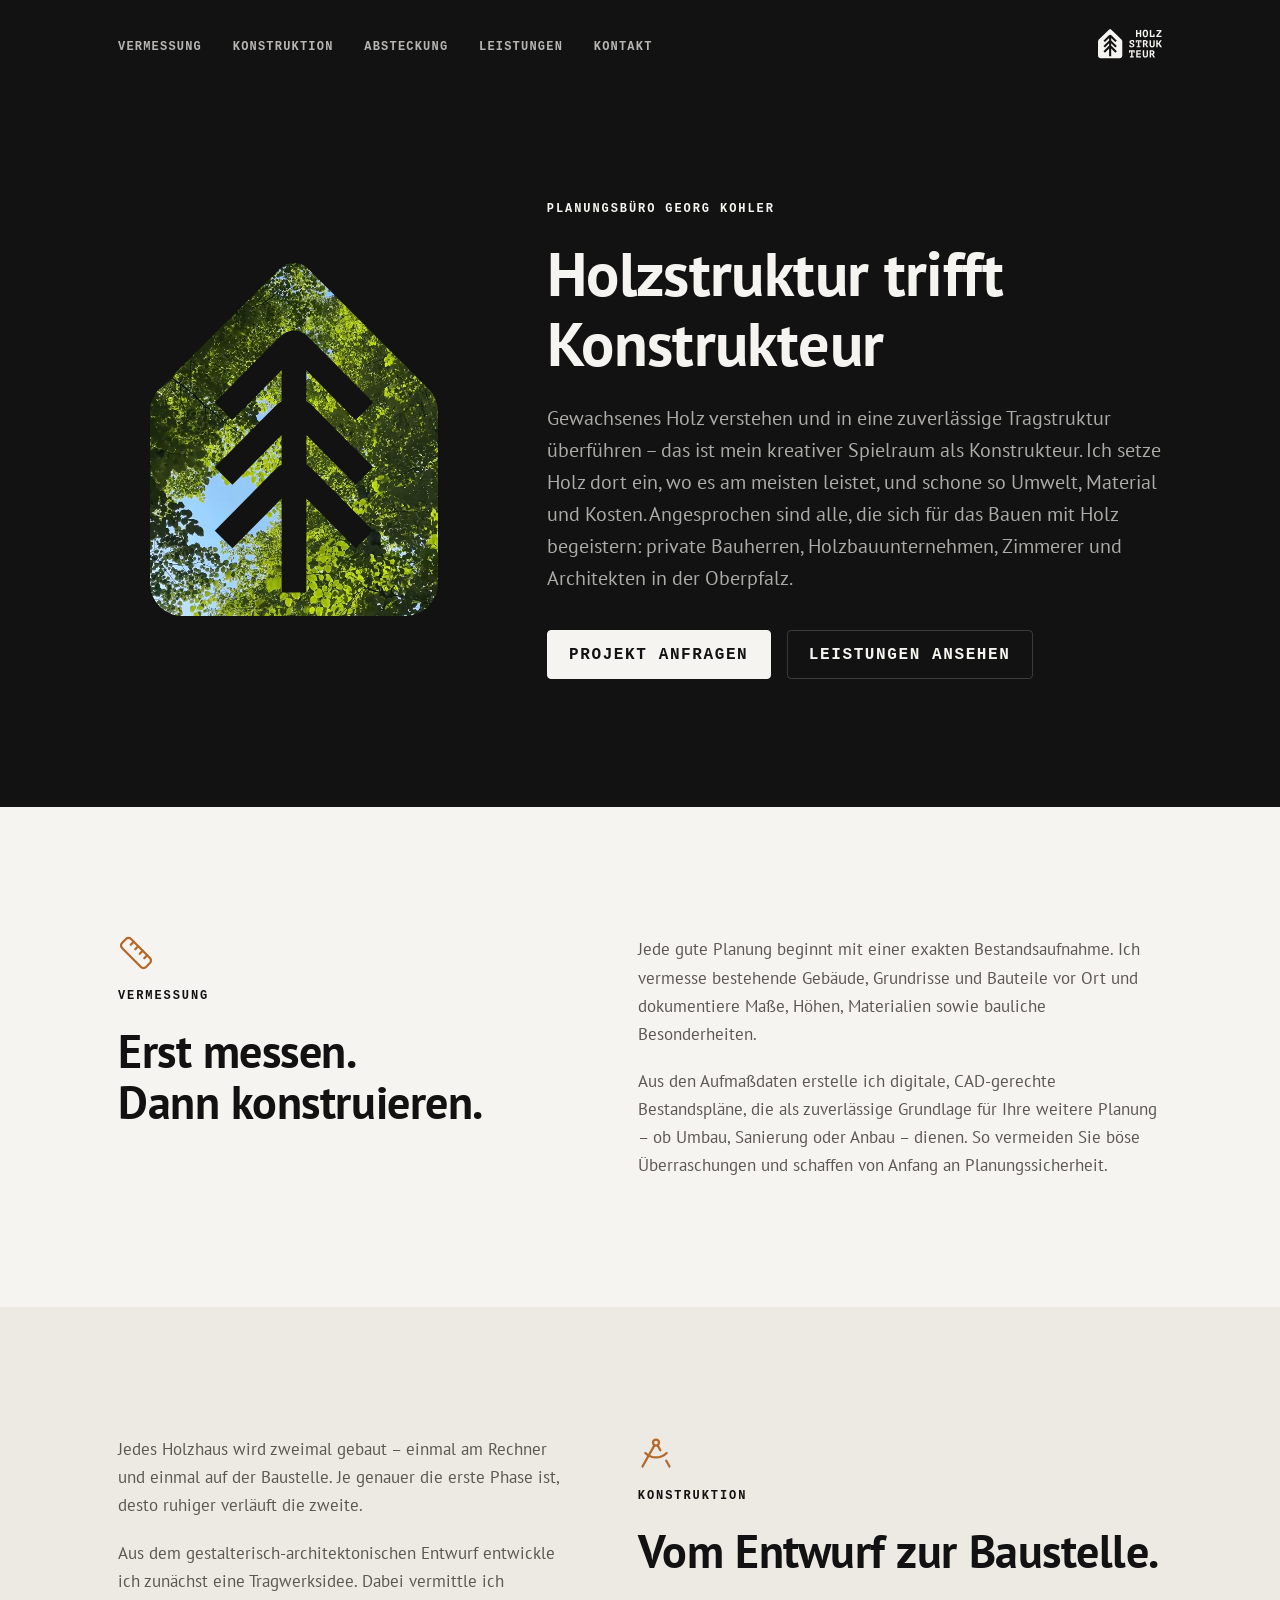
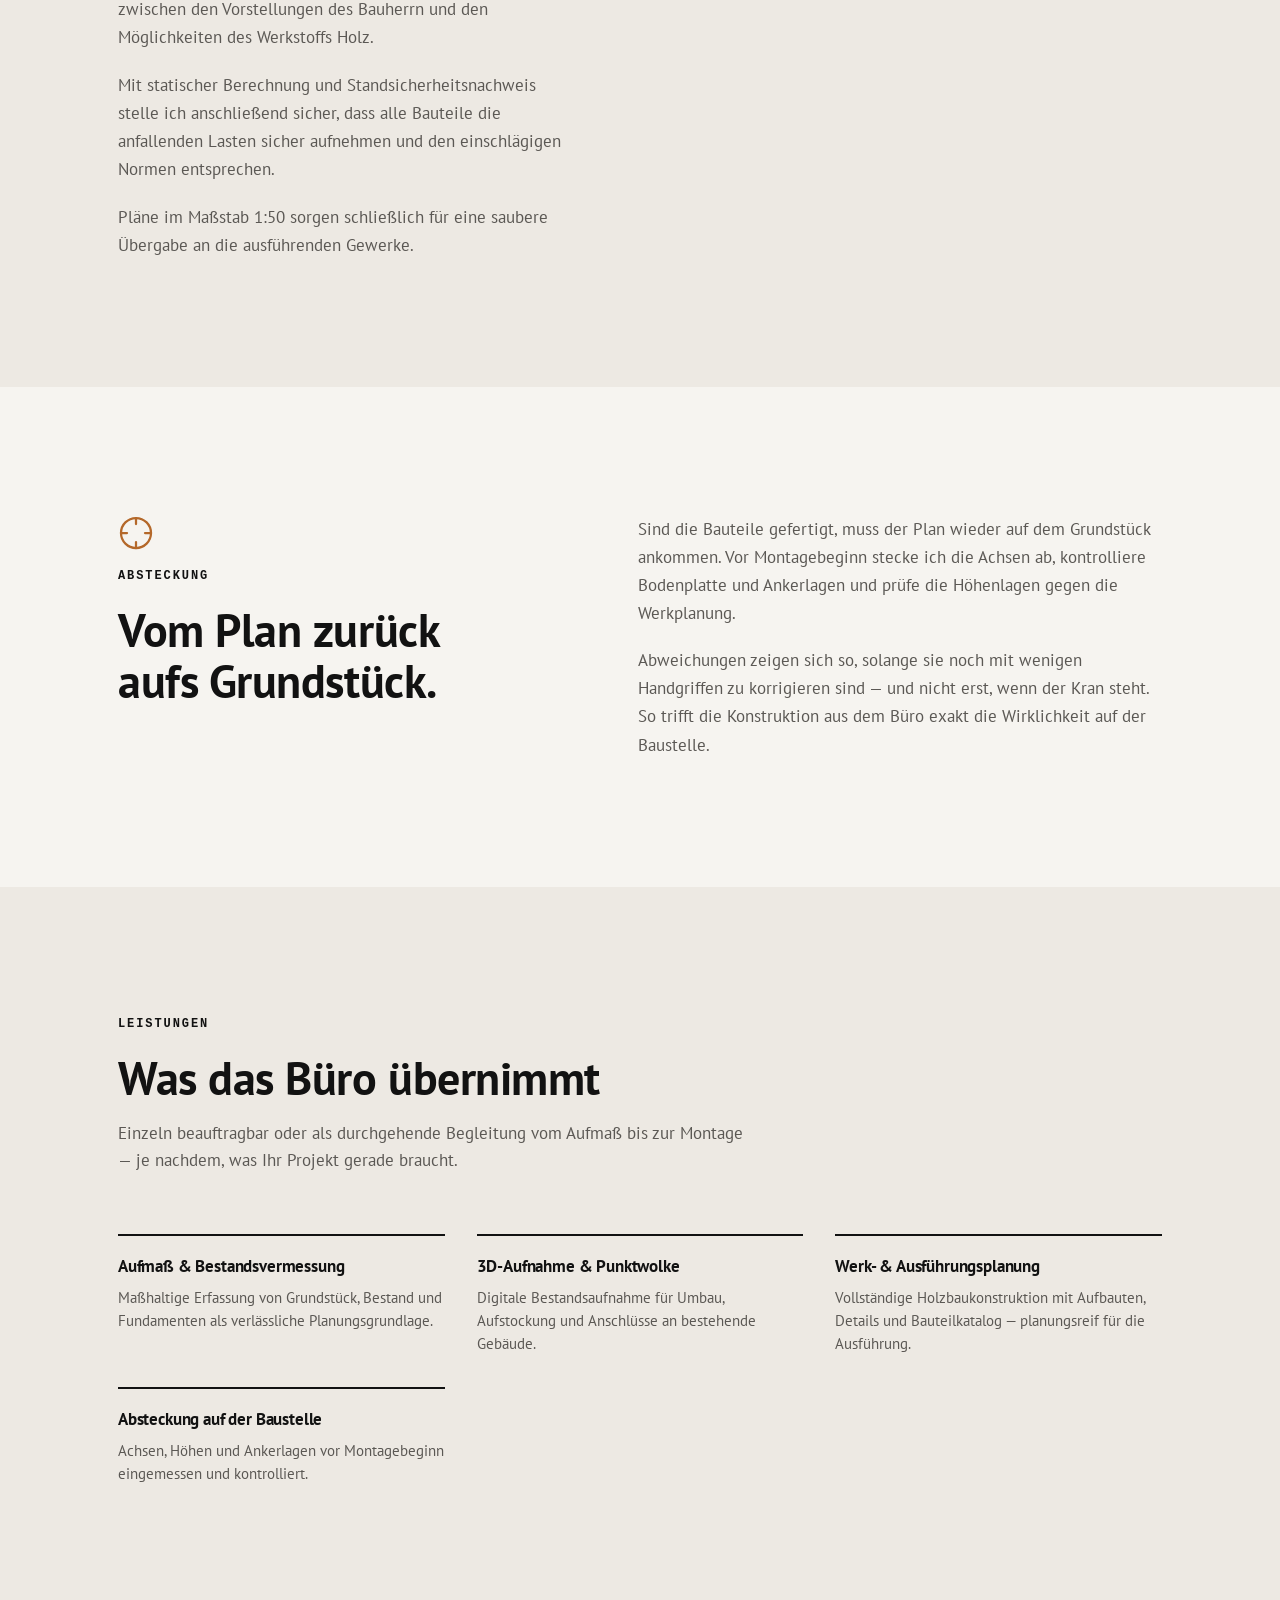
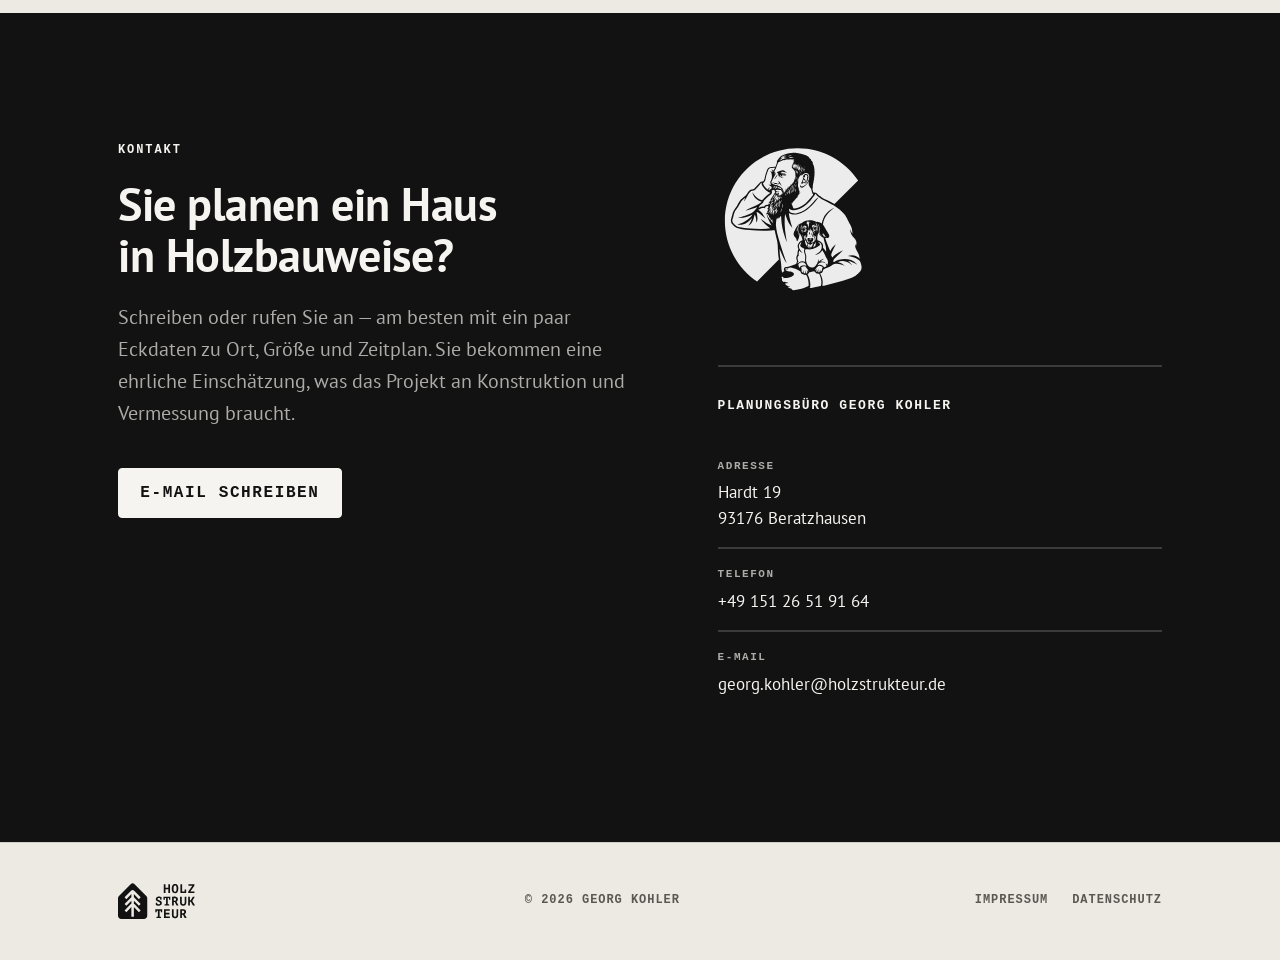
<file: index.html>
<!doctype html>
<html lang="de">
<head>
<meta charset="utf-8">
<meta name="viewport" content="width=device-width, initial-scale=1">

<title>Holzbau-Konstruktion & Vermessung | Holzstrukteur Beratzhausen, Regensburg</title>
<meta name="description" content="Planungsbüro Georg Kohler: Konstruktion und Vermessung für Häuser in Holzbauweise. Werkplanung, Aufmaß und Absteckung.">
<meta name="author" content="Georg Kohler">
<link rel="canonical" href="https://holzstrukteur.de/">

<meta property="og:type" content="website">
<meta property="og:locale" content="de_DE">
<meta property="og:site_name" content="Holzstrukteur">
<meta property="og:title" content="Holzstrukteur — Konstruktion & Vermessung für den Holzbau">
<meta property="og:description" content="Planungsbüro Georg Kohler: Konstruktion und Vermessung für Häuser in Holzbauweise. Werkplanung, Aufmaß und Absteckung.">
<meta property="og:url" content="https://holzstrukteur.de/">
<meta property="og:image" content="https://holzstrukteur.de/assets/og-image.png">
<meta property="og:image:width" content="1200">
<meta property="og:image:height" content="630">
<meta property="og:image:alt" content="Logo Holzstrukteur — Planungsbüro Georg Kohler">
<meta name="twitter:card" content="summary_large_image">

<link rel="icon" href="assets/favicon.svg" type="image/svg+xml">
<link rel="apple-touch-icon" href="assets/apple-touch-icon.png">
<meta name="theme-color" content="#121212">

<link rel="preconnect" href="https://fonts.googleapis.com">
<link rel="preconnect" href="https://fonts.gstatic.com" crossorigin>
<link rel="stylesheet" href="https://fonts.googleapis.com/css2?family=PT+Mono&family=PT+Sans:ital,wght@0,400;0,700;1,400&display=swap">
<link rel="stylesheet" href="styles.css">
</head>

<body>
<a class="skip-link" href="#hauptinhalt">Zum Inhalt springen</a>

<header class="site-header" id="seitenkopf">
  <div class="wrap site-header__inner">

    <button class="nav-toggle" type="button" aria-expanded="false" aria-controls="hauptnavigation">
      <span class="nav-toggle__bars" aria-hidden="true"><span></span><span></span><span></span></span>
      <span class="nav-toggle__label">Menü</span>
    </button>

    <nav class="nav" id="hauptnavigation" aria-label="Hauptnavigation">
      <ul>
        <li><a href="#vermessung">Vermessung</a></li>
        <li><a href="#konstruktion">Konstruktion</a></li>
        <li><a href="#absteckung">Absteckung</a></li>
        <li><a href="#leistungen">Leistungen</a></li>
        <li><a href="#kontakt" class="nav__cta">Kontakt</a></li>
      </ul>
    </nav>

        <a class="brand" href="#top" aria-label="Holzstrukteur — Startseite">
      <img src="assets/logo-white.svg" alt="" width="1942" height="640">
    </a>
  </div>
</header>

<main id="hauptinhalt">

  <!-- ── Hero ────────────────────────────────────────────────────────────── -->
  <section class="section section--dark hero" id="top">
    <div class="wrap hero__inner">

      <figure class="keyvisual" aria-hidden="true">
        <!--
          Beide Dateien enthalten den Clip als Palindrom: 7,8 s vorwärts (die
          erste Hälfte des Originals), dann dieselben Bilder rückwärts, ohne
          die Wendebilder doppelt. Dadurch genügt das normale loop-Attribut
          für einen nahtlosen Vor-Zurück-Lauf, ganz ohne JavaScript.

          WebM/VP9 steht zuerst und wird von allen aktuellen Browsern genommen;
          das MP4 bedient ältere Safari-Versionen. Beide entstehen direkt aus
          dem 4K-Master 14558333_2160_3840_29fps.mp4, nicht aus einer bereits
          komprimierten Zwischenstufe — sonst verlieren VP9 und AV1 ihren
          Vorsprung, weil sie Bits für die Artefakte der Vorstufe ausgeben.

            M=14558333_2160_3840_29fps.mp4
            FC="[0:v]crop=2160:2646:0:597,scale=640:784,fps=25,\
                trim=start_frame=0:end_frame=196,setpts=PTS-STARTPTS,split[a][b];\
                [b]reverse,trim=start_frame=1:end_frame=195,\
                setpts=PTS-STARTPTS[r];[a][r]concat=n=2:v=1[v]"

            ffmpeg -i $M -filter_complex "$FC" -map "[v]" -an \
              -c:v libx264 -preset veryslow -crf 30 -pix_fmt yuv420p \
              -movflags +faststart keyvisual.mp4

            ffmpeg -i $M -filter_complex "$FC" -map "[v]" -an -c:v libvpx-vp9 \
              -b:v 1100k -pass 1 -row-mt 1 -deadline good -cpu-used 4 \
              -auto-alt-ref 1 -lag-in-frames 25 -g 240 -f null /dev/null
            ffmpeg -i $M -filter_complex "$FC" -map "[v]" -an -c:v libvpx-vp9 \
              -b:v 1100k -pass 2 -row-mt 1 -deadline good -cpu-used 0 \
              -auto-alt-ref 1 -lag-in-frames 25 -g 240 -pix_fmt yuv420p \
              keyvisual.webm

          end_frame=196 ist die halbe Cliplänge (393 Bilder bei 25 fps); die
          Rückwärtshälfte lässt Anfang und Ende weg, sonst steht das Bild am
          Wendepunkt und am Loop-Sprung je zwei Bilder lang still.
        -->
        <video class="keyvisual__media" autoplay muted loop playsinline
               preload="metadata" width="640" height="784"
               poster="assets/keyvisual-poster.jpg">
          <source src="assets/keyvisual.webm" type="video/webm">
          <source src="assets/keyvisual.mp4" type="video/mp4">
        </video>
      </figure>

      <div class="hero__text">
        <p class="kicker">Planungsbüro Georg Kohler</p>
        <!-- <h1>Konstruktion &amp; Vermessung<br>für den Holzbau</h1> -->
        <h1>Holzstruktur trifft Konstrukteur</h1>

        <p class="lead">
          Gewachsenes Holz verstehen und in eine zuverlässige Tragstruktur überführen – das ist mein kreativer Spielraum als Konstrukteur. Ich setze Holz dort ein, wo es am meisten leistet, und schone so Umwelt, Material und Kosten. Angesprochen sind alle, die sich für das Bauen mit Holz begeistern: private Bauherren, Holzbauunternehmen, Zimmerer und Architekten in der Oberpfalz.
        </p>
        <p class="hero__actions">
          <a class="btn btn--primary" href="#kontakt">Projekt anfragen</a>
          <a class="btn btn--ghost" href="#leistungen">Leistungen ansehen</a>
        </p>
      </div>
    </div>
  </section>

  <!-- ── 01 Vermessung ───────────────────────────────────────────────────── -->
  <section class="section split" id="vermessung">
    <div class="wrap split__inner">
      <div class="split__head">
        <!-- Lucide „ruler“ (ISC) -->
        <svg class="split__icon" viewBox="0 0 24 24" fill="none" stroke="currentColor"
             stroke-width="1.5" stroke-linecap="round" stroke-linejoin="round" aria-hidden="true">
          <path d="M21.3 15.3a2.4 2.4 0 0 1 0 3.4l-2.6 2.6a2.4 2.4 0 0 1-3.4 0L2.7 8.7a2.41 2.41 0 0 1 0-3.4l2.6-2.6a2.41 2.41 0 0 1 3.4 0Z"/>
          <path d="m14.5 12.5 2-2"/>
          <path d="m11.5 9.5 2-2"/>
          <path d="m8.5 6.5 2-2"/>
          <path d="m17.5 15.5 2-2"/>
        </svg>
        <p class="kicker">Vermessung</p>
        <h2>Erst messen.<br>Dann konstruieren.</h2>
      </div>
      <div class="split__body">
        <p>
          Jede gute Planung beginnt mit einer exakten Bestandsaufnahme. Ich vermesse bestehende Gebäude, Grundrisse und Bauteile vor Ort und dokumentiere Maße, Höhen, Materialien sowie bauliche Besonderheiten.
        </p>
        <p>
          Aus den Aufmaßdaten erstelle ich digitale, CAD-gerechte Bestandspläne, die als zuverlässige Grundlage für Ihre weitere Planung – ob Umbau, Sanierung oder Anbau – dienen. So vermeiden Sie böse Überraschungen und schaffen von Anfang an Planungssicherheit.
        </p>
      </div>
    </div>
  </section>

  <!-- ── 02 Konstruktion ─────────────────────────────────────────────────── -->
  <section class="section section--alt split split--reverse" id="konstruktion">
    <div class="wrap split__inner">
      <div class="split__head">
        <!-- Lucide „drafting-compass“ (ISC) -->
        <svg class="split__icon" viewBox="0 0 24 24" fill="none" stroke="currentColor"
             stroke-width="1.5" stroke-linecap="round" stroke-linejoin="round" aria-hidden="true">
          <path d="m12.99 6.74 1.93 3.44"/>
          <path d="M19.136 12a10 10 0 0 1-14.271 0"/>
          <path d="m21 21-2.16-3.84"/>
          <path d="m3 21 8.02-14.26"/>
          <circle cx="12" cy="5" r="2"/>
        </svg>
        <p class="kicker">Konstruktion</p>
        <h2>Vom Entwurf zur Baustelle.</h2>
      </div>
      <div class="split__body">
        <p>
          Jedes Holzhaus wird zweimal gebaut – einmal am Rechner und einmal auf der Baustelle. Je genauer die erste Phase ist, desto ruhiger verläuft die zweite. 
        </p>
        <p>
          Aus dem gestalterisch-architektonischen Entwurf entwickle ich zunächst eine Tragwerksidee. Dabei vermittle ich zwischen den Vorstellungen des Bauherrn und den Möglichkeiten des Werkstoffs Holz.
        </p>
        <p>
          Mit statischer Berechnung und Standsicherheitsnachweis stelle ich anschließend sicher, dass alle Bauteile die anfallenden Lasten sicher aufnehmen und den einschlägigen Normen entsprechen.
        </p>
        <p>
          Pläne im Maßstab 1:50 sorgen schließlich für eine saubere Übergabe an die ausführenden Gewerke.
        </p>
      </div>
    </div>
  </section>

  <!-- ── 03 Absteckung ───────────────────────────────────────────────────── -->
  <section class="section split" id="absteckung">
    <div class="wrap split__inner">
      <div class="split__head">
        <!-- Lucide „crosshair“ (ISC) -->
        <svg class="split__icon" viewBox="0 0 24 24" fill="none" stroke="currentColor"
             stroke-width="1.5" stroke-linecap="round" stroke-linejoin="round" aria-hidden="true">
          <circle cx="12" cy="12" r="10"/>
          <line x1="22" x2="18" y1="12" y2="12"/>
          <line x1="6" x2="2" y1="12" y2="12"/>
          <line x1="12" x2="12" y1="6" y2="2"/>
          <line x1="12" x2="12" y1="22" y2="18"/>
        </svg>
        <p class="kicker">Absteckung</p>
        <h2>Vom Plan zurück<br>aufs Grundstück.</h2>
      </div>
      <div class="split__body">
        <p>
          Sind die Bauteile gefertigt, muss der Plan wieder auf dem Grundstück
          ankommen. Vor Montagebeginn stecke ich die Achsen ab, kontrolliere
          Bodenplatte und Ankerlagen und prüfe die Höhenlagen gegen die Werkplanung.
        </p>
        <p>
          Abweichungen zeigen sich so, solange sie noch mit wenigen Handgriffen zu
          korrigieren sind — und nicht erst, wenn der Kran steht. So trifft die
          Konstruktion aus dem Büro exakt die Wirklichkeit auf der Baustelle.
        </p>
      </div>
    </div>
  </section>

  <!-- ── Leistungen ──────────────────────────────────────────────────────── -->
  <section class="section section--alt" id="leistungen">
    <div class="wrap">
      <div class="section__head">
        <p class="kicker">Leistungen</p>
        <h2>Was das Büro übernimmt</h2>
        <p class="lead lead--tight">
          Einzeln beauftragbar oder als durchgehende Begleitung vom Aufmaß bis zur
          Montage — je nachdem, was Ihr Projekt gerade braucht.
        </p>
      </div>

      <ul class="cards cards--services">
        <li class="card">
          <h3>Aufmaß &amp; Bestandsvermessung</h3>
          <p>Maßhaltige Erfassung von Grundstück, Bestand und Fundamenten als verlässliche Planungsgrundlage.</p>
        </li>
        <li class="card">
          <h3>3D-Aufnahme &amp; Punktwolke</h3>
          <p>Digitale Bestandsaufnahme für Umbau, Aufstockung und Anschlüsse an bestehende Gebäude.</p>
        </li>
        <li class="card">
          <h3>Werk- &amp; Ausführungsplanung</h3>
          <p>Vollständige Holzbaukonstruktion mit Aufbauten, Details und Bauteilkatalog — planungsreif für die Ausführung.</p>
        </li>
        <li class="card">
          <h3>Absteckung auf der Baustelle</h3>
          <p>Achsen, Höhen und Ankerlagen vor Montagebeginn eingemessen und kontrolliert.</p>
        </li>
        
      </ul>
    </div>
  </section>

  <!-- ── Kontakt ─────────────────────────────────────────────────────────── -->
  <section class="section section--dark contact" id="kontakt">
    <div class="wrap contact__inner">
      <div class="contact__pitch">
        <p class="kicker">Kontakt</p>
        <h2>Sie planen ein Haus<br>in Holzbauweise?</h2>
        <p class="lead">
          Schreiben oder rufen Sie an — am besten mit ein paar Eckdaten zu Ort,
          Größe und Zeitplan. Sie bekommen eine ehrliche Einschätzung, was das
          Projekt an Konstruktion und Vermessung braucht.
        </p>
        <p>
          <!-- TODO: E-Mail-Adresse auch hier ersetzen -->
          <a class="btn btn--primary" href="mailto:georg.kohler@holzstrukteur.de">E-Mail schreiben</a>
        </p>
      </div>

      <!-- Rechte Spalte: Emblem oben, Adressblock unten. Beide werden über
           align-content: space-between an die Ränder der Zeile gezogen, damit
           der Adressblock mit dem Ende der Pitch-Spalte abschließt. -->
      <div class="contact__aside">

        <!-- Emblem: reine Zierde, deshalb ohne Alternativtext und aus dem
             Accessibility-Baum genommen. Die Grafik ist rein weiß und
             funktioniert nur auf dunklem Grund (section--dark). -->
        <img class="contact__seal" src="assets/batch.svg" alt="" aria-hidden="true"
             width="1187" height="1187" loading="lazy" decoding="async">

        <address class="contact__details">
          <p class="contact__name">Planungsbüro Georg Kohler</p>

          <div class="contact__row">
            <span class="contact__label">Adresse</span>
            <!-- TODO: Straße, PLZ, Ort ersetzen -->
            <span class="contact__value">Hardt 19<br>93176 Beratzhausen</span>
          </div>

          <div class="contact__row">
            <span class="contact__label">Telefon</span>
            <span class="contact__value"><a href="tel:+4915126519164">+49 151 26 51 91 64</a></span>
          </div>

          <div class="contact__row">
            <span class="contact__label">E-Mail</span>
            <!-- TODO: E-Mail-Adresse ersetzen -->
            <span class="contact__value"><a href="mailto:georg.kohler@holzstrukteur.de">georg.kohler@holzstrukteur.de</a></span>
          </div>

        </address>
      </div>
    </div>
  </section>

</main>

<footer class="site-footer">
  <div class="wrap site-footer__inner">
    <a class="brand brand--footer" href="#top" aria-label="Holzstrukteur — nach oben">
      <img src="assets/logo-black.svg" alt="" width="1942" height="640">
    </a>
    <p class="site-footer__copy">
      <span>&copy; <span id="jahr">2026</span> Georg Kohler</span>
    </p>
    <nav class="site-footer__nav" aria-label="Rechtliches">
      <a href="impressum.html">Impressum</a>
      <a href="datenschutz.html">Datenschutz</a>
    </nav>
  </div>
</footer>

<script src="script.js"></script>

<!-- TODO: "areaServed" ergänzen (Einzugsgebiet, z. B. Oberpfalz / Landkreis
     Regensburg) und "sameAs" mit Google-Unternehmensprofil und Social-Profilen. -->
<script type="application/ld+json">
{
  "@context": "https://schema.org",
  "@type": "ProfessionalService",
  "name": "Holzstrukteur — Planungsbüro Georg Kohler",
  "description": "Konstruktion und Vermessung für Häuser in Holzbauweise: Werkplanung, Aufmaß und Absteckung.",
  "url": "https://holzstrukteur.de/",
  "logo": "https://holzstrukteur.de/assets/og-image.png",
  "image": "https://holzstrukteur.de/assets/og-image.png",
  "founder": { "@type": "Person", "name": "Georg Kohler" },
  "telephone": "+4915126519164",
  "email": "georg.kohler@holzstrukteur.de",
  "address": {
    "@type": "PostalAddress",
    "streetAddress": "Hardt 19",
    "postalCode": "93176",
    "addressLocality": "Beratzhausen",
    "addressRegion": "Bayern",
    "addressCountry": "DE"
  },
  "knowsAbout": ["Holzbau", "Holzbaukonstruktion", "Bauvermessung", "Aufmaß"]
}
</script>

</body>
</html>
</file>
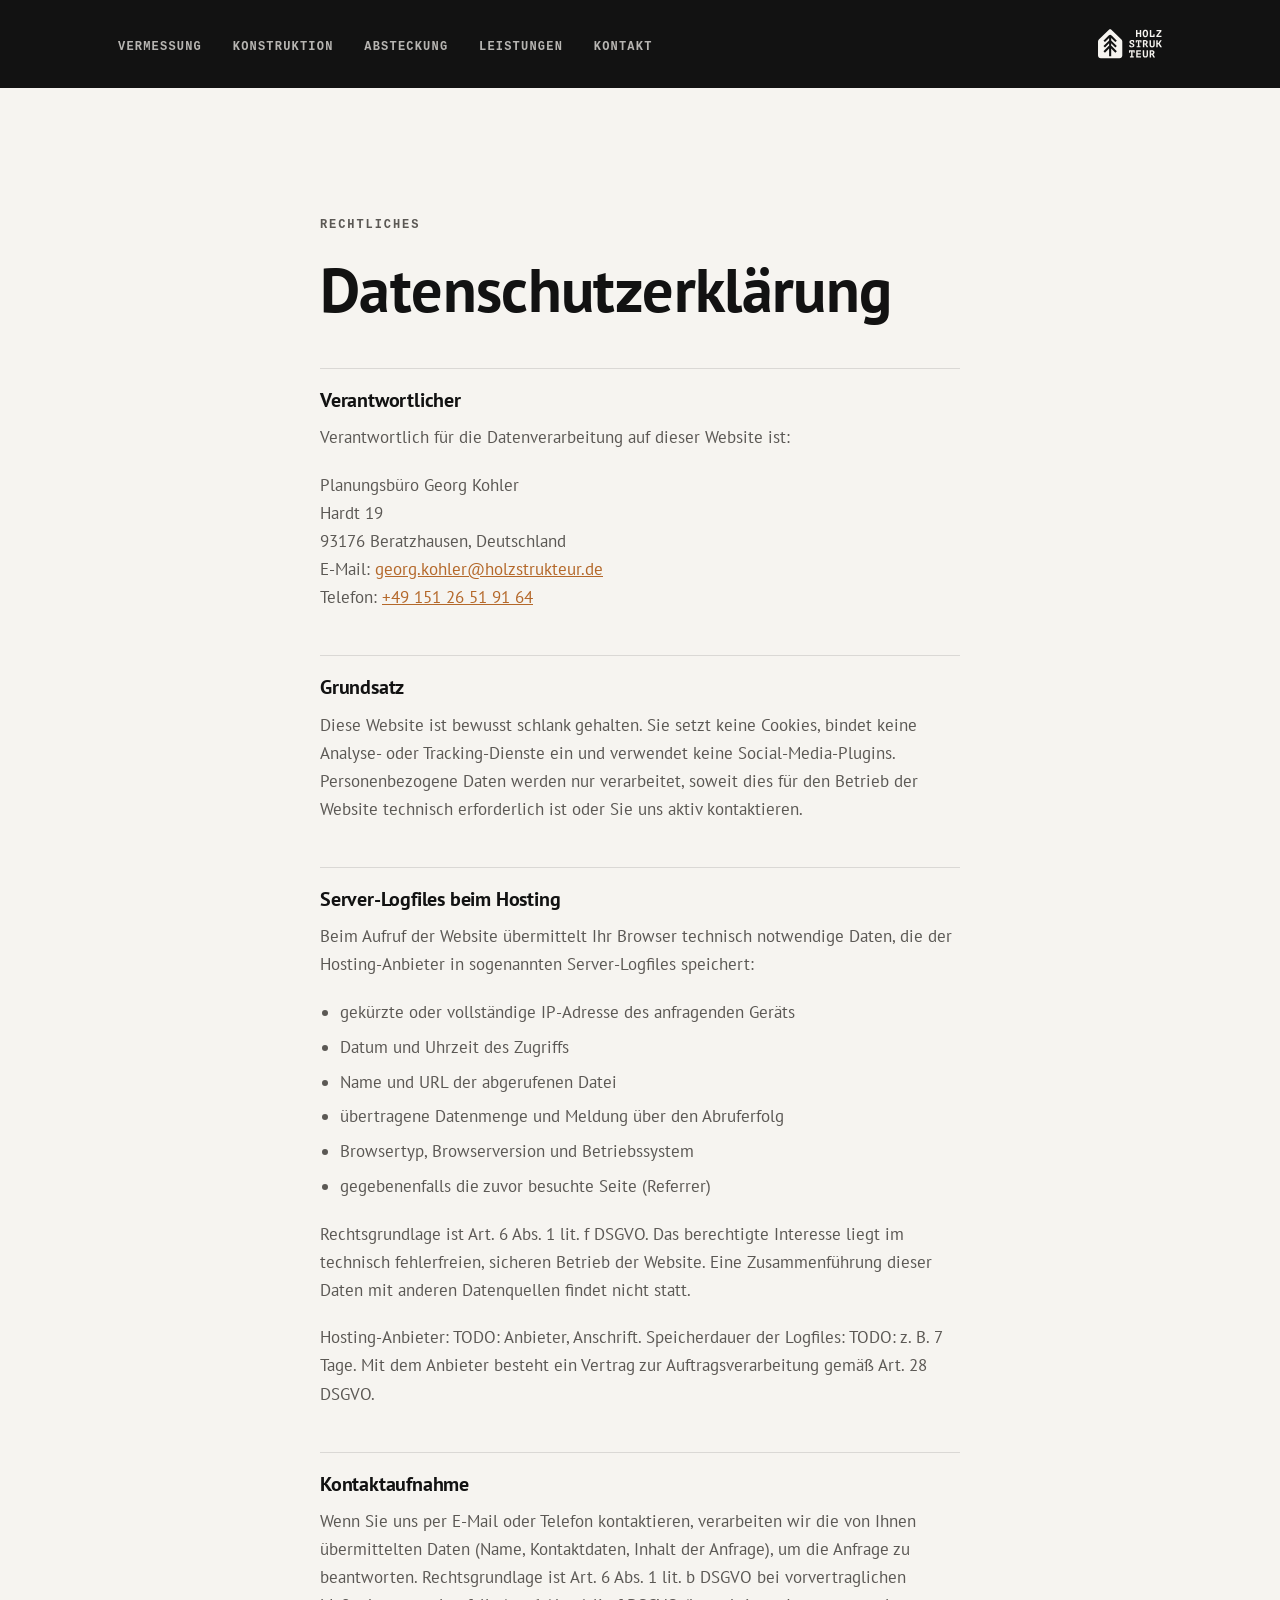
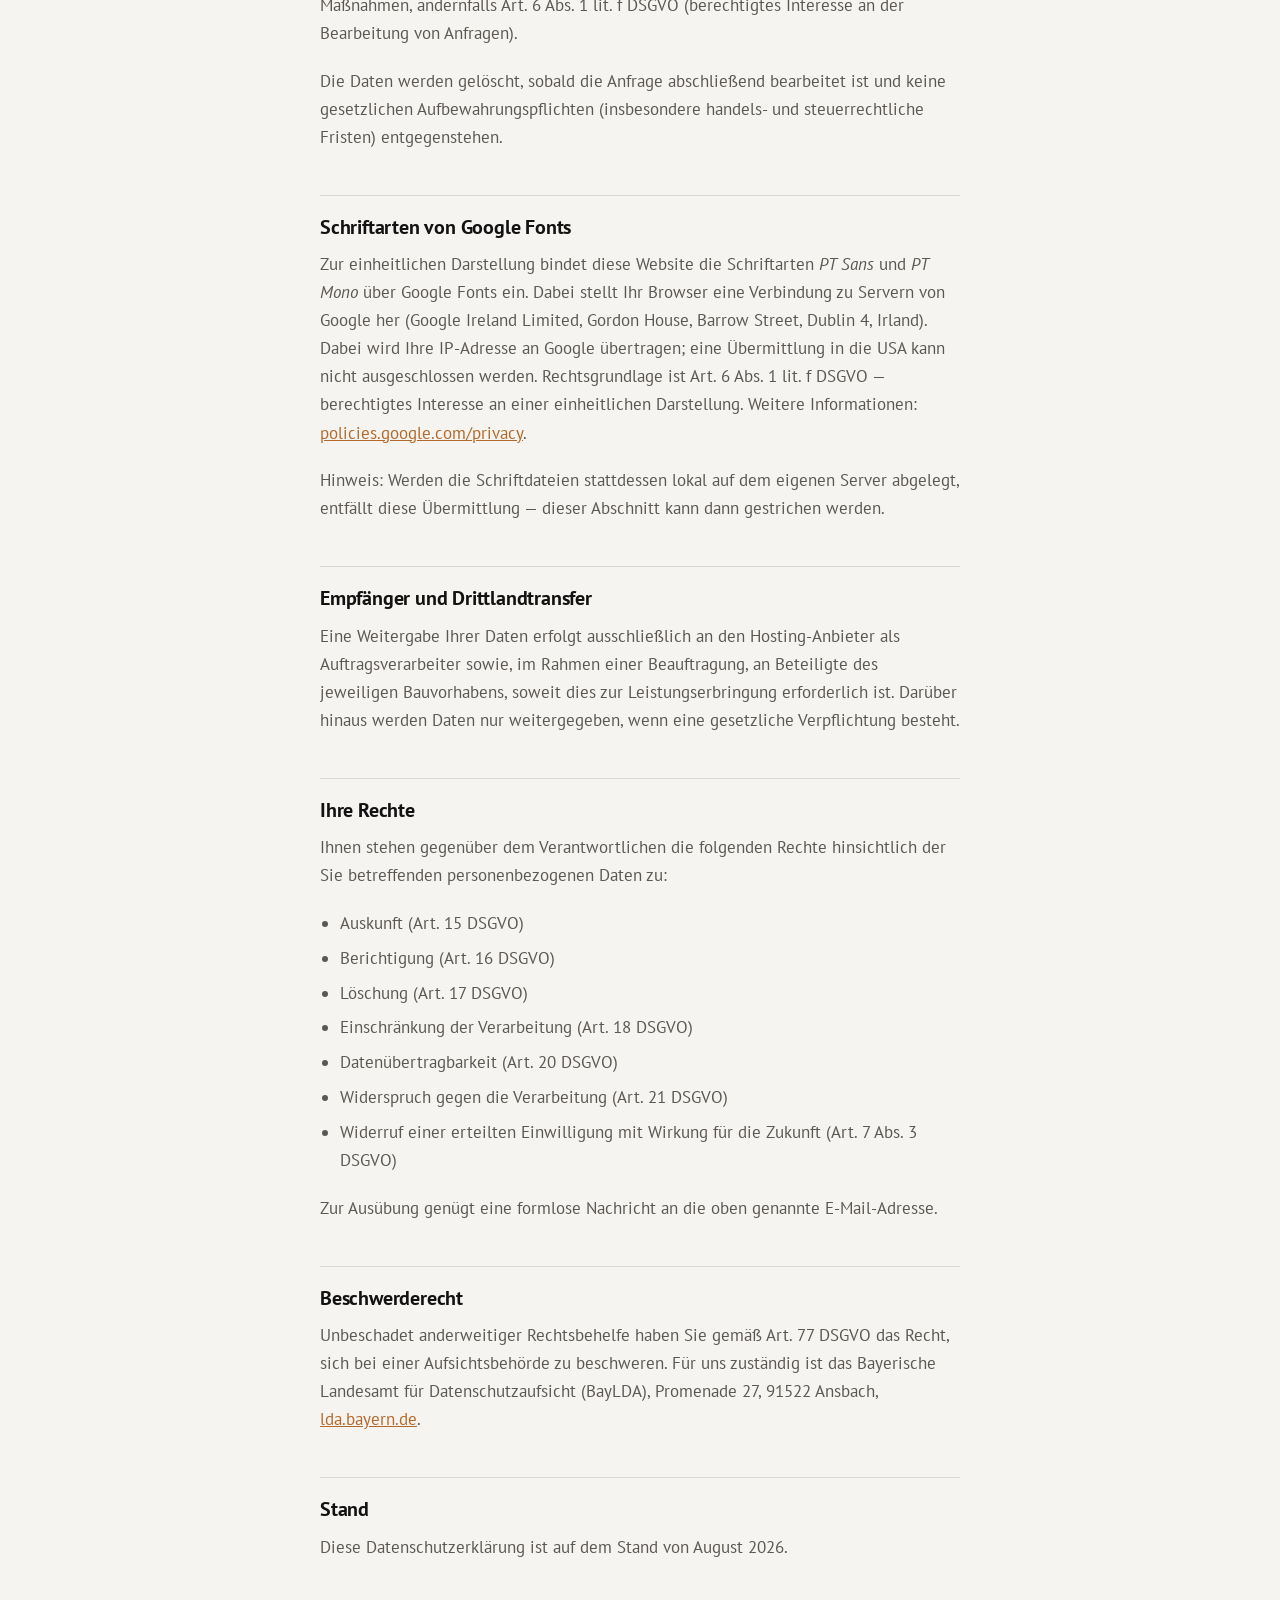
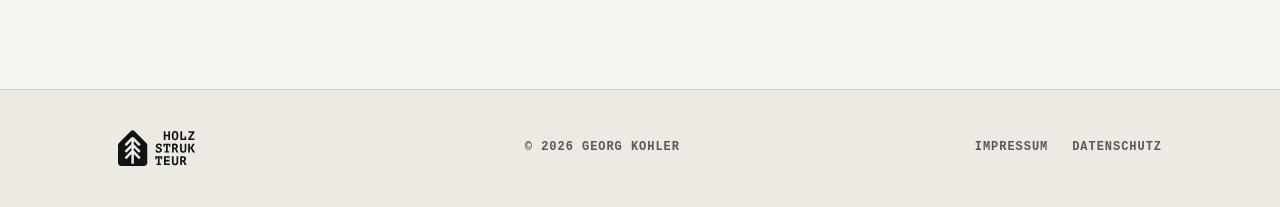
<file: datenschutz.html>
<!doctype html>
<html lang="de">
<head>
<meta charset="utf-8">
<meta name="viewport" content="width=device-width, initial-scale=1">

<title>Datenschutzerklärung — Holzstrukteur | Planungsbüro Georg Kohler</title>
<meta name="description" content="Datenschutzerklärung des Planungsbüros Georg Kohler — Holzstrukteur: Verarbeitung personenbezogener Daten, Hosting, Kontaktaufnahme und Betroffenenrechte.">
<meta name="robots" content="noindex, follow">
<link rel="canonical" href="https://holzstrukteur.de/datenschutz.html">

<link rel="icon" href="assets/favicon.svg" type="image/svg+xml">
<link rel="apple-touch-icon" href="assets/apple-touch-icon.png">
<meta name="theme-color" content="#121212">

<link rel="preconnect" href="https://fonts.googleapis.com">
<link rel="preconnect" href="https://fonts.gstatic.com" crossorigin>
<link rel="stylesheet" href="https://fonts.googleapis.com/css2?family=PT+Mono&family=PT+Sans:ital,wght@0,400;0,700;1,400&display=swap">
<link rel="stylesheet" href="styles.css">
</head>

<body>
<a class="skip-link" href="#hauptinhalt">Zum Inhalt springen</a>

<header class="site-header">
  <div class="wrap site-header__inner">
    <button class="nav-toggle" type="button" aria-expanded="false" aria-controls="hauptnavigation">
      <span class="nav-toggle__bars" aria-hidden="true"><span></span><span></span><span></span></span>
      <span class="nav-toggle__label">Menü</span>
    </button>

    <nav class="nav" id="hauptnavigation" aria-label="Hauptnavigation">
      <ul>
        <li><a href="index.html#vermessung">Vermessung</a></li>
        <li><a href="index.html#konstruktion">Konstruktion</a></li>
        <li><a href="index.html#absteckung">Absteckung</a></li>
        <li><a href="index.html#leistungen">Leistungen</a></li>
        <li><a href="index.html#kontakt" class="nav__cta">Kontakt</a></li>
      </ul>
    </nav>

    <a class="brand" href="index.html" aria-label="Holzstrukteur — Startseite">
      <img src="assets/logo-white.svg" alt="" width="1942" height="640">
    </a>
  </div>
</header>

<main id="hauptinhalt">
  <section class="section">
    <div class="wrap legal">

      <p class="kicker">Rechtliches</p>
      <h1>Datenschutzerklärung</h1>

      <h2>Verantwortlicher</h2>
      <p>
        Verantwortlich für die Datenverarbeitung auf dieser Website ist:
      </p>
      <p>
        Planungsbüro Georg Kohler<br>
        Hardt 19<br>
        93176 Beratzhausen, Deutschland<br>
        E-Mail: <a href="mailto:georg.kohler@holzstrukteur.de">georg.kohler@holzstrukteur.de</a><br>
        Telefon: <a href="tel:+4915126519164">+49 151 26 51 91 64</a>
      </p>

      <h2>Grundsatz</h2>
      <p>
        Diese Website ist bewusst schlank gehalten. Sie setzt keine Cookies, bindet
        keine Analyse- oder Tracking-Dienste ein und verwendet keine Social-Media-Plugins.
        Personenbezogene Daten werden nur verarbeitet, soweit dies für den Betrieb der
        Website technisch erforderlich ist oder Sie uns aktiv kontaktieren.
      </p>

      <h2>Server-Logfiles beim Hosting</h2>
      <p>
        Beim Aufruf der Website übermittelt Ihr Browser technisch notwendige Daten,
        die der Hosting-Anbieter in sogenannten Server-Logfiles speichert:
      </p>
      <ul>
        <li>gekürzte oder vollständige IP-Adresse des anfragenden Geräts</li>
        <li>Datum und Uhrzeit des Zugriffs</li>
        <li>Name und URL der abgerufenen Datei</li>
        <li>übertragene Datenmenge und Meldung über den Abruferfolg</li>
        <li>Browsertyp, Browserversion und Betriebssystem</li>
        <li>gegebenenfalls die zuvor besuchte Seite (Referrer)</li>
      </ul>
      <p>
        Rechtsgrundlage ist Art. 6 Abs. 1 lit. f DSGVO. Das berechtigte Interesse
        liegt im technisch fehlerfreien, sicheren Betrieb der Website. Eine
        Zusammenführung dieser Daten mit anderen Datenquellen findet nicht statt.
      </p>
      <p>
        <!-- TODO: Hosting-Anbieter, Anschrift, Speicherdauer und ggf. Auftragsverarbeitungsvertrag ergänzen -->
        Hosting-Anbieter: TODO: Anbieter, Anschrift. Speicherdauer der Logfiles:
        TODO: z. B. 7 Tage. Mit dem Anbieter besteht ein Vertrag zur
        Auftragsverarbeitung gemäß Art. 28 DSGVO.
      </p>

      <h2>Kontaktaufnahme</h2>
      <p>
        Wenn Sie uns per E-Mail oder Telefon kontaktieren, verarbeiten wir die von
        Ihnen übermittelten Daten (Name, Kontaktdaten, Inhalt der Anfrage), um die
        Anfrage zu beantworten. Rechtsgrundlage ist Art. 6 Abs. 1 lit. b DSGVO bei
        vorvertraglichen Maßnahmen, andernfalls Art. 6 Abs. 1 lit. f DSGVO
        (berechtigtes Interesse an der Bearbeitung von Anfragen).
      </p>
      <p>
        Die Daten werden gelöscht, sobald die Anfrage abschließend bearbeitet ist und
        keine gesetzlichen Aufbewahrungspflichten (insbesondere handels- und
        steuerrechtliche Fristen) entgegenstehen.
      </p>

      <h2>Schriftarten von Google Fonts</h2>
      <p>
        Zur einheitlichen Darstellung bindet diese Website die Schriftarten
        <em>PT Sans</em> und <em>PT Mono</em> über Google Fonts ein. Dabei stellt
        Ihr Browser eine Verbindung zu Servern von Google her
        (Google Ireland Limited, Gordon House, Barrow Street, Dublin 4, Irland).
        Dabei wird Ihre IP-Adresse an Google übertragen; eine Übermittlung in die USA
        kann nicht ausgeschlossen werden. Rechtsgrundlage ist Art. 6 Abs. 1 lit. f
        DSGVO — berechtigtes Interesse an einer einheitlichen Darstellung.
        Weitere Informationen:
        <a href="https://policies.google.com/privacy" rel="noopener">policies.google.com/privacy</a>.
      </p>
      <p>
        Hinweis: Werden die Schriftdateien stattdessen lokal auf dem eigenen Server
        abgelegt, entfällt diese Übermittlung — dieser Abschnitt kann dann gestrichen
        werden.
      </p>

      <h2>Empfänger und Drittlandtransfer</h2>
      <p>
        Eine Weitergabe Ihrer Daten erfolgt ausschließlich an den Hosting-Anbieter als
        Auftragsverarbeiter sowie, im Rahmen einer Beauftragung, an Beteiligte des
        jeweiligen Bauvorhabens, soweit dies zur Leistungserbringung erforderlich ist.
        Darüber hinaus werden Daten nur weitergegeben, wenn eine gesetzliche
        Verpflichtung besteht.
      </p>

      <h2>Ihre Rechte</h2>
      <p>
        Ihnen stehen gegenüber dem Verantwortlichen die folgenden Rechte hinsichtlich
        der Sie betreffenden personenbezogenen Daten zu:
      </p>
      <ul>
        <li>Auskunft (Art. 15 DSGVO)</li>
        <li>Berichtigung (Art. 16 DSGVO)</li>
        <li>Löschung (Art. 17 DSGVO)</li>
        <li>Einschränkung der Verarbeitung (Art. 18 DSGVO)</li>
        <li>Datenübertragbarkeit (Art. 20 DSGVO)</li>
        <li>Widerspruch gegen die Verarbeitung (Art. 21 DSGVO)</li>
        <li>Widerruf einer erteilten Einwilligung mit Wirkung für die Zukunft (Art. 7 Abs. 3 DSGVO)</li>
      </ul>
      <p>
        Zur Ausübung genügt eine formlose Nachricht an die oben genannte
        E-Mail-Adresse.
      </p>

      <h2>Beschwerderecht</h2>
      <p>
        Unbeschadet anderweitiger Rechtsbehelfe haben Sie gemäß Art. 77 DSGVO das Recht,
        sich bei einer Aufsichtsbehörde zu beschweren. Für uns zuständig ist das
        Bayerische Landesamt für Datenschutzaufsicht (BayLDA), Promenade 27,
        91522 Ansbach, <a href="https://www.lda.bayern.de" rel="noopener">lda.bayern.de</a>.
      </p>

      <h2>Stand</h2>
      <p>
        Diese Datenschutzerklärung ist auf dem Stand von August 2026.
      </p>

    </div>
  </section>
</main>

<footer class="site-footer">
  <div class="wrap site-footer__inner">
    <a class="brand brand--footer" href="index.html" aria-label="Holzstrukteur — Startseite">
      <img src="assets/logo-black.svg" alt="" width="1942" height="640">
    </a>
    <p class="site-footer__copy"><span>&copy; <span id="jahr">2026</span> Georg Kohler</span></p>
    <nav class="site-footer__nav" aria-label="Rechtliches">
      <a href="impressum.html">Impressum</a>
      <a href="datenschutz.html">Datenschutz</a>
    </nav>
  </div>
</footer>

<script src="script.js"></script>
</body>
</html>
</file>
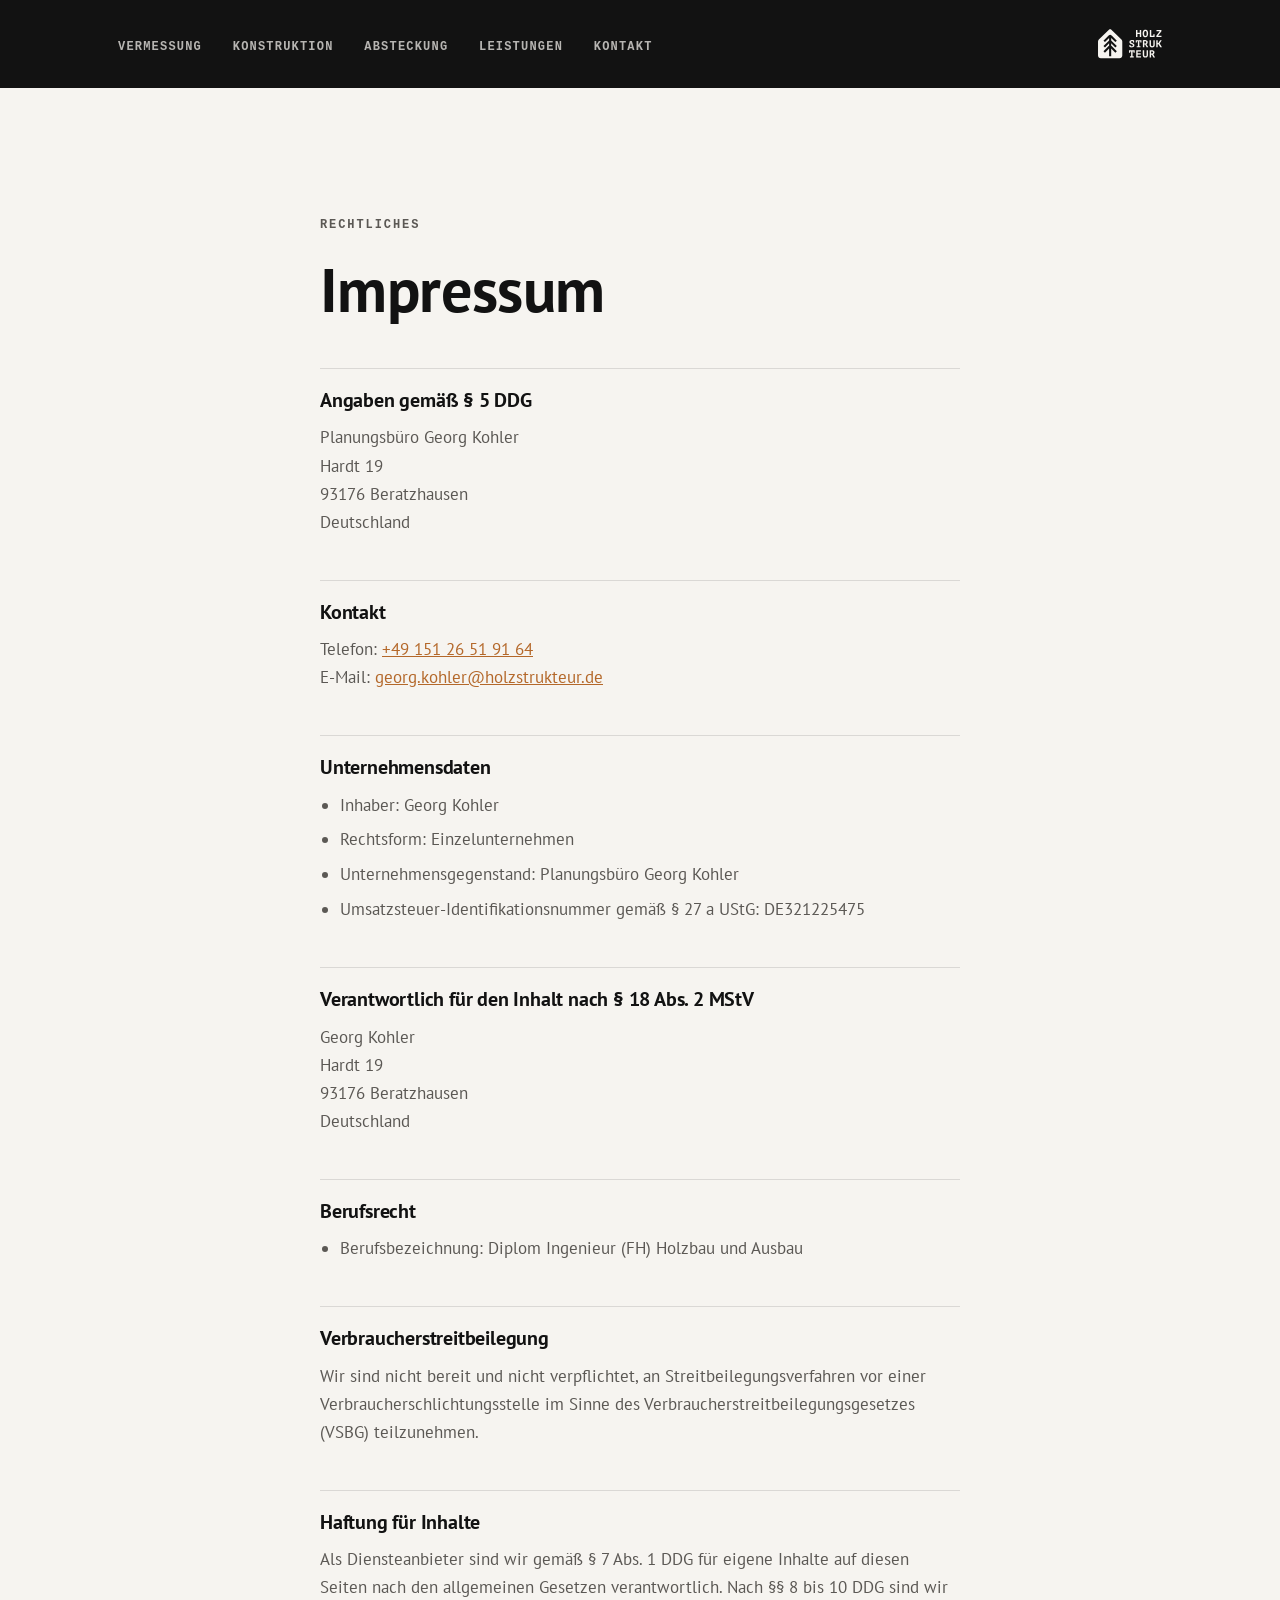
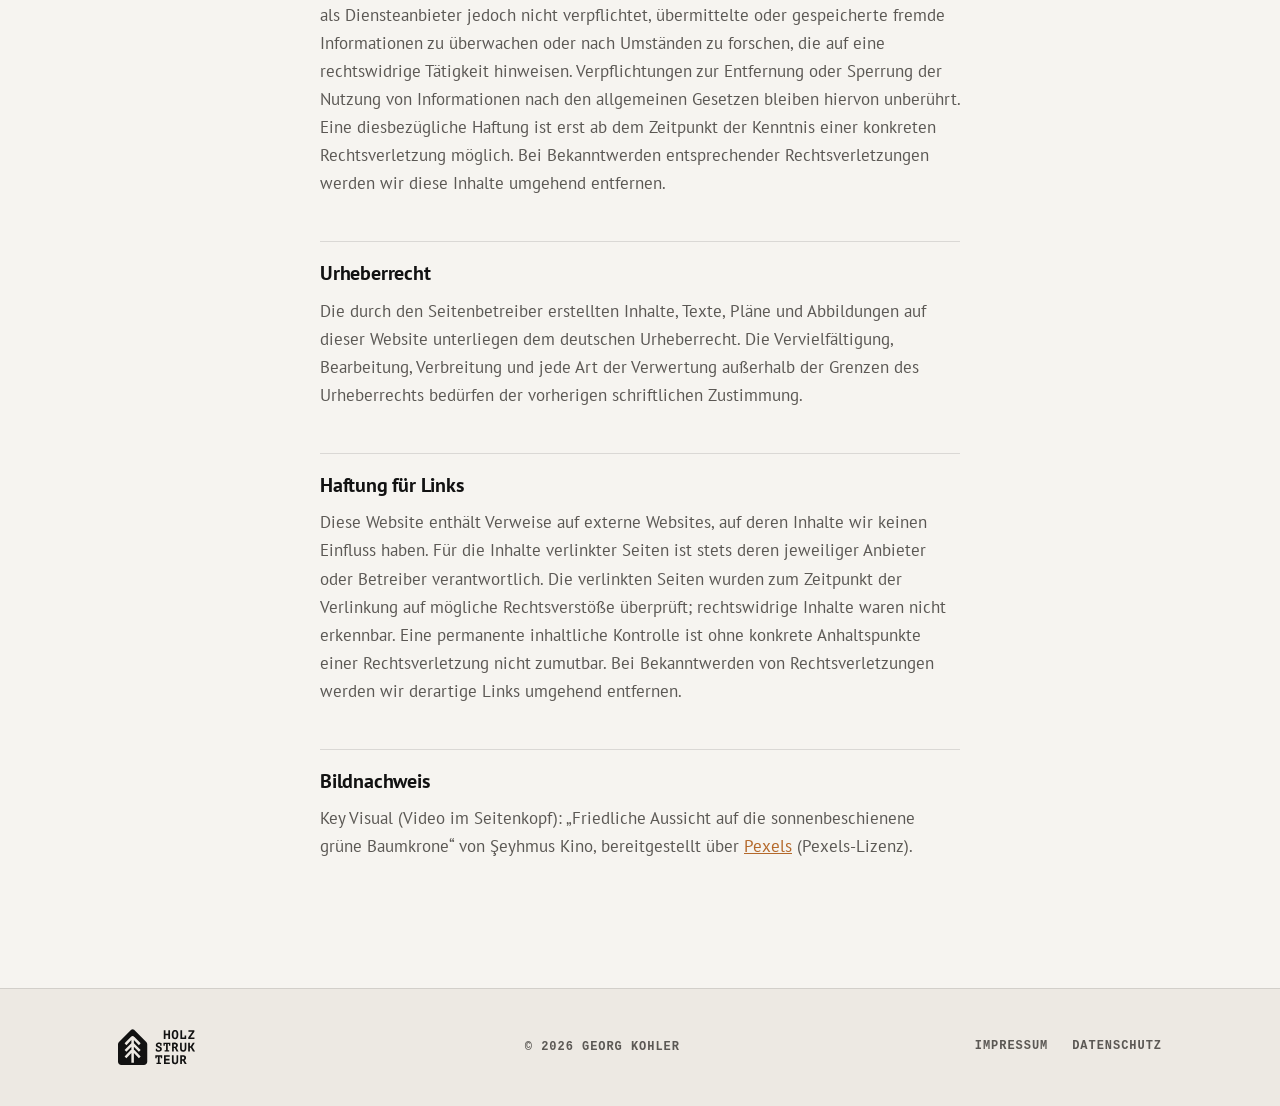
<file: impressum.html>
<!doctype html>
<html lang="de">
<head>
<meta charset="utf-8">
<meta name="viewport" content="width=device-width, initial-scale=1">

<title>Impressum — Holzstrukteur | Planungsbüro Georg Kohler</title>
<meta name="description" content="Impressum und Anbieterkennzeichnung gemäß § 5 DDG und § 18 Abs. 2 MStV für das Planungsbüro Georg Kohler — Holzstrukteur.">
<meta name="robots" content="noindex, follow">
<link rel="canonical" href="https://holzstrukteur.de/impressum.html">

<link rel="icon" href="assets/favicon.svg" type="image/svg+xml">
<link rel="apple-touch-icon" href="assets/apple-touch-icon.png">
<meta name="theme-color" content="#121212">

<link rel="preconnect" href="https://fonts.googleapis.com">
<link rel="preconnect" href="https://fonts.gstatic.com" crossorigin>
<link rel="stylesheet" href="https://fonts.googleapis.com/css2?family=PT+Mono&family=PT+Sans:ital,wght@0,400;0,700;1,400&display=swap">
<link rel="stylesheet" href="styles.css">
</head>

<body>
<a class="skip-link" href="#hauptinhalt">Zum Inhalt springen</a>

<header class="site-header">
  <div class="wrap site-header__inner">
    <button class="nav-toggle" type="button" aria-expanded="false" aria-controls="hauptnavigation">
      <span class="nav-toggle__bars" aria-hidden="true"><span></span><span></span><span></span></span>
      <span class="nav-toggle__label">Menü</span>
    </button>

    <nav class="nav" id="hauptnavigation" aria-label="Hauptnavigation">
      <ul>
        <li><a href="index.html#vermessung">Vermessung</a></li>
        <li><a href="index.html#konstruktion">Konstruktion</a></li>
        <li><a href="index.html#absteckung">Absteckung</a></li>
        <li><a href="index.html#leistungen">Leistungen</a></li>
        <li><a href="index.html#kontakt" class="nav__cta">Kontakt</a></li>
      </ul>
    </nav>

    <a class="brand" href="index.html" aria-label="Holzstrukteur — Startseite">
      <img src="assets/logo-white.svg" alt="" width="1942" height="640">
    </a>
  </div>
</header>

<main id="hauptinhalt">
  <section class="section">
    <div class="wrap legal">

      <p class="kicker">Rechtliches</p>
      <h1>Impressum</h1>

      <h2>Angaben gemäß § 5 DDG</h2>
      <p>
        Planungsbüro Georg Kohler<br>
        Hardt 19<br>
        93176 Beratzhausen<br>
        Deutschland
      </p>

      <h2>Kontakt</h2>
      <p>
        Telefon: <a href="tel:+4915126519164">+49 151 26 51 91 64</a><br>
        E-Mail: <a href="mailto:georg.kohler@holzstrukteur.de">georg.kohler@holzstrukteur.de</a>
      </p>

      <h2>Unternehmensdaten</h2>
      <ul>
        <li>Inhaber: Georg Kohler</li>
        <li>Rechtsform: Einzelunternehmen</li>
        <li>Unternehmensgegenstand: Planungsbüro Georg Kohler</li>
        <li>Umsatzsteuer-Identifikationsnummer gemäß § 27 a UStG: DE321225475</li>
      </ul>

      <h2>Verantwortlich für den Inhalt nach § 18 Abs. 2 MStV</h2>
      <p>
        Georg Kohler<br>
        Hardt 19<br>
        93176 Beratzhausen<br>
        Deutschland
      </p>

      <h2>Berufsrecht</h2>
      <ul>
        <li>Berufsbezeichnung: Diplom Ingenieur (FH) Holzbau und Ausbau</li>
      </ul>

      <h2>Verbraucherstreitbeilegung</h2>
      <p>
        Wir sind nicht bereit und nicht verpflichtet, an Streitbeilegungsverfahren vor
        einer Verbraucherschlichtungsstelle im Sinne des Verbraucherstreitbeilegungsgesetzes
        (VSBG) teilzunehmen.
      </p>

      <h2>Haftung für Inhalte</h2>
      <p>
        Als Diensteanbieter sind wir gemäß § 7 Abs. 1 DDG für eigene Inhalte auf diesen
        Seiten nach den allgemeinen Gesetzen verantwortlich. Nach §§ 8 bis 10 DDG sind
        wir als Diensteanbieter jedoch nicht verpflichtet, übermittelte oder gespeicherte
        fremde Informationen zu überwachen oder nach Umständen zu forschen, die auf eine
        rechtswidrige Tätigkeit hinweisen. Verpflichtungen zur Entfernung oder Sperrung
        der Nutzung von Informationen nach den allgemeinen Gesetzen bleiben hiervon
        unberührt. Eine diesbezügliche Haftung ist erst ab dem Zeitpunkt der Kenntnis
        einer konkreten Rechtsverletzung möglich. Bei Bekanntwerden entsprechender
        Rechtsverletzungen werden wir diese Inhalte umgehend entfernen.
      </p>

      <h2>Urheberrecht</h2>
      <p>
        Die durch den Seitenbetreiber erstellten Inhalte, Texte, Pläne und Abbildungen
        auf dieser Website unterliegen dem deutschen Urheberrecht. Die Vervielfältigung,
        Bearbeitung, Verbreitung und jede Art der Verwertung außerhalb der Grenzen des
        Urheberrechts bedürfen der vorherigen schriftlichen Zustimmung.
      </p>

      <h2>Haftung für Links</h2>
      <p>
        Diese Website enthält Verweise auf externe Websites, auf deren Inhalte wir keinen
        Einfluss haben. Für die Inhalte verlinkter Seiten ist stets deren jeweiliger
        Anbieter oder Betreiber verantwortlich. Die verlinkten Seiten wurden zum Zeitpunkt
        der Verlinkung auf mögliche Rechtsverstöße überprüft; rechtswidrige Inhalte waren
        nicht erkennbar. Eine permanente inhaltliche Kontrolle ist ohne konkrete
        Anhaltspunkte einer Rechtsverletzung nicht zumutbar. Bei Bekanntwerden von
        Rechtsverletzungen werden wir derartige Links umgehend entfernen.
      </p>

      <h2>Bildnachweis</h2>
      <p>
        Key Visual (Video im Seitenkopf): &bdquo;Friedliche Aussicht auf die sonnenbeschienene
        gr&uuml;ne Baumkrone&ldquo; von &#350;eyhmus Kino, bereitgestellt &uuml;ber
        <a href="https://www.pexels.com/de-de/video/friedliche-aussicht-auf-die-sonnenbeschienene-grune-baumkrone-34364034/" rel="noopener">Pexels</a>
        (Pexels-Lizenz).
        <!-- TODO: Fotografen/Quellen der Projektbilder erg&auml;nzen -->
      </p>

    </div>
  </section>
</main>

<footer class="site-footer">
  <div class="wrap site-footer__inner">
    <a class="brand brand--footer" href="index.html" aria-label="Holzstrukteur — Startseite">
      <img src="assets/logo-black.svg" alt="" width="1942" height="640">
    </a>
    <p class="site-footer__copy"><span>&copy; <span id="jahr">2026</span> Georg Kohler</span></p>
    <nav class="site-footer__nav" aria-label="Rechtliches">
      <a href="impressum.html">Impressum</a>
      <a href="datenschutz.html">Datenschutz</a>
    </nav>
  </div>
</footer>

<script src="script.js"></script>
</body>
</html>
</file>
<file: styles.css>
/* =========================================================================
   HOLZSTRUKTEUR — Planungsbüro Georg Kohler
   Design-Tokens → Basis → Layout → Komponenten → Sektionen → Responsive
   ========================================================================= */

:root {
  /* Farben */
  --paper:      #F6F4F0;
  --paper-alt:  #EDE9E3;
  --ink:        #121212;
  --ink-soft:   #5B5854;
  --wood:       #B4682A;
  --line:       rgba(18, 18, 18, .12);

  /* Auf hellem Grund verwendete Rollen (in .section--dark überschrieben) */
  --bg:          var(--paper);
  --fg:          var(--ink);
  --fg-soft:     var(--ink-soft);
  --rule:        var(--line);
  --btn-fg:      var(--paper);
  --btn-bg:      var(--ink);

  /* Schrift */
  --font-sans: "PT Sans", system-ui, -apple-system, "Segoe UI", sans-serif;
  --font-mono: "PT Mono", ui-monospace, SFMono-Regular, Menlo, monospace;

  --font-weight-bold: 800;

  /* Maße */
  --wrap:       1140px;
  --gutter:     clamp(1.25rem, 5vw, 3rem);
  --section-y:  clamp(4.5rem, 10vw, 8.5rem);
  --header-h:   5.5rem;
}

/* ── Basis ───────────────────────────────────────────────────────────────── */

*, *::before, *::after { box-sizing: border-box; }

html {
  -webkit-text-size-adjust: 100%;
  scroll-padding-top: calc(var(--header-h) + 1rem);
}

@media (prefers-reduced-motion: no-preference) {
  html { scroll-behavior: smooth; }
}

body {
  margin: 0;
  background: var(--paper);
  color: var(--ink);
  font-family: var(--font-sans);
  font-size: 1.0625rem;
  line-height: 1.65;
  -webkit-font-smoothing: antialiased;
}

h1, h2, h3 {
  font-weight: 700;
  line-height: 1.12;
  letter-spacing: -0.01em;
  margin: 0;
  text-wrap: balance;
}

h1 { font-size: clamp(2.1rem, 5.4vw, 3.9rem); }
h2 { font-size: clamp(1.75rem, 4vw, 2.85rem); }
h3 { font-size: 1.0625rem; line-height: 1.35; }

p { margin: 0 0 1.15em; }
p:last-child { margin-bottom: 0; }

a { color: inherit; }

img, svg { max-width: 100%; height: auto; display: block; }

address { font-style: normal; }

ul { margin: 0; padding: 0; list-style: none; }

:focus-visible {
  outline: 2px solid var(--wood);
  outline-offset: 3px;
  border-radius: 2px;
}

.skip-link {
  position: absolute;
  left: -9999px;
  top: 0;
  z-index: 100;
  background: var(--ink);
  color: var(--paper);
  padding: .75rem 1.25rem;
  font-family: var(--font-mono);
  font-size: .8125rem;
}
.skip-link:focus { left: 0; }

/* ── Layout ──────────────────────────────────────────────────────────────── */

.wrap {
  width: 100%;
  max-width: var(--wrap);
  margin-inline: auto;
  padding-inline: var(--gutter);
}

.section {
  padding-block: var(--section-y);
  background: var(--bg);
  color: var(--fg);
  scroll-margin-top: var(--header-h);
}

.section--alt { --bg: var(--paper-alt); }

.section--dark {
  --bg:      var(--ink);
  --fg:      var(--paper);
  --fg-soft: rgba(246, 244, 240, .68);
  --rule:    rgba(246, 244, 240, .18);
  --btn-fg:  var(--ink);
  --btn-bg:  var(--paper);
}

.section__head {
  max-width: 46rem;
  margin-bottom: clamp(2.5rem, 5vw, 3.75rem);
}
.section__head h2 { margin-bottom: 1rem; }

/* ── Typo-Bausteine ──────────────────────────────────────────────────────── */

.kicker {
  font-family: var(--font-mono);
  font-weight: var(--font-weight-bold);
  font-size: .75rem;
  letter-spacing: .16em;
  text-transform: uppercase;
  margin: 0 0 1.15rem;
  display: flex;
  align-items: center;
  gap: .7em;
}

.kicker__num {
  color: var(--wood);
  padding-right: .7em;
  border-right: 1px solid var(--rule);
}

.lead {
  font-size: clamp(1.0625rem, 1.6vw, 1.25rem);
  line-height: 1.6;
  color: var(--fg-soft);
  max-width: 40rem;
}
.lead--tight { font-size: 1.0625rem; }

.meta {
  font-family: var(--font-mono);
  font-size: .75rem;
  letter-spacing: .1em;
  text-transform: uppercase;
  color: var(--fg-soft);
}

/* ── Buttons ─────────────────────────────────────────────────────────────── */

.btn {
  display: inline-block;
  font-family: var(--font-mono);
  font-size: 1rem;
  font-weight: var(--font-weight-bold);
  letter-spacing: .1em;
  text-transform: uppercase;
  text-decoration: none;
  padding: .66rem 1.33rem;
  border: 1px solid transparent;
  border-radius: .25em;
  transition: background-color .18s ease, color .18s ease, border-color .18s ease;
}

.btn--primary {
  background: var(--btn-bg);
  color: var(--btn-fg);
  border-color: var(--btn-bg);
}
.btn--primary:hover { background: var(--wood); border-color: var(--wood); color: #fff; }

.btn--ghost {
  color: var(--fg);
  border-color: var(--rule);
}
.btn--ghost:hover { border-color: var(--fg); }

/* ── Kopfzeile ───────────────────────────────────────────────────────────── */

.site-header {
  position: sticky;
  top: 0;
  z-index: 50;
  background: var(--ink);
  color: var(--paper);
}

.site-header__inner {
  display: flex;
  align-items: center;
  justify-content: space-between;
  gap: 1.5rem;
  min-height: var(--header-h);
}

/* Das Logo liegt in zwei Farbvarianten vor: logo-white.svg auf dunklem Grund
   (Kopfzeile, Hero), logo-black.svg auf hellem Grund (Fußzeile). */
.brand { display: block; line-height: 0; }
.brand img { width: 4rem; height: auto; }

.nav ul {
  display: flex;
  align-items: center;
  gap: clamp(1rem, 2.4vw, 2rem);
}

.nav a {
  font-family: var(--font-mono);
  font-weight: var(--font-weight-bold);
  font-size: .75rem;
  letter-spacing: .1em;
  text-transform: uppercase;
  text-decoration: none;
  color: rgba(246, 244, 240, .72);
  padding-block: .4rem;
  border-bottom: 1px solid transparent;
  transition: color .18s ease, border-color .18s ease;
}
.nav a:hover { color: var(--paper); border-bottom-color: var(--wood); }

.nav-toggle {
  display: none;
  align-items: center;
  gap: .6rem;
  background: none;
  border: 0;
  padding: .5rem 0;
  color: var(--paper);
  font-family: var(--font-mono);
  font-size: .75rem;
  letter-spacing: .1em;
  text-transform: uppercase;
  cursor: pointer;
}

.nav-toggle__bars {
  display: grid;
  gap: 4px;
  width: 20px;
}
.nav-toggle__bars span {
  display: block;
  height: 2px;
  background: currentColor;
  transition: transform .2s ease, opacity .2s ease;
}
.nav-toggle[aria-expanded="true"] .nav-toggle__bars span:nth-child(1) { transform: translateY(6px) rotate(45deg); }
.nav-toggle[aria-expanded="true"] .nav-toggle__bars span:nth-child(2) { opacity: 0; }
.nav-toggle[aria-expanded="true"] .nav-toggle__bars span:nth-child(3) { transform: translateY(-6px) rotate(-45deg); }

/* ── Hero ────────────────────────────────────────────────────────────────── */

.hero { padding-block: clamp(3.5rem, 9vw, 7rem) var(--section-y); }

.hero__inner {
  display: grid;
  gap: clamp(2.5rem, 6vw, 5rem);
  align-items: center;
}

.hero__logo {
  width: min(100%, 26rem);
  height: auto;
  justify-self: start;
}

/* Keyvisual: bewegtes Blattwerk, von der Hausmarke ausgestanzt.
   Das Seitenverhältnis 507:621 entspricht der Bounding-Box des Logopfades. */
.keyvisual {
  margin: 0;
  width: min(100%, 18rem);
  aspect-ratio: 507 / 621;
  justify-self: center;
}

.keyvisual__media {
  width: 100%;
  height: 100%;
  object-fit: cover;
  display: block;

  -webkit-mask: url("assets/keyvisual-mask.svg") no-repeat center / contain;
          mask: url("assets/keyvisual-mask.svg") no-repeat center / contain;
}

.hero__text .lead { margin-top: 1.5rem; }

.hero h1 { margin-bottom: 0; }

.hero__actions {
  display: flex;
  flex-wrap: wrap;
  gap: 1rem;
  margin-top: 2.25rem;
}

/* ── Zweispalter (Konstruktion / Vermessung) ─────────────────────────────── */

.split__inner {
  display: grid;
  gap: clamp(2rem, 5vw, 4.5rem);
  align-items: start;
}

.split__body { color: var(--fg-soft); max-width: 40rem; }

/* Sektionssymbole aus dem Lucide-Set, direkt als Inline-SVG eingebettet —
   so bleibt die Seite ohne zusätzliche Anfrage und ohne Icon-Bibliothek.
   Der dünnere Strich (1.5 statt 2) passt zum Schriftbild. */
.split__icon {
  display: block;
  width: 2.25rem;
  height: 2.25rem;
  margin-bottom: 1rem;
  color: var(--wood);
}

/* ── Karten ──────────────────────────────────────────────────────────────── */

.cards {
  display: grid;
  gap: clamp(1.25rem, 2.5vw, 2rem);
}

.cards--services { grid-template-columns: repeat(auto-fit, minmax(15.5rem, 1fr)); }

/* Vier Projekte stehen als 2×2-Raster — so bleiben die Bilder groß genug,
   statt in einer Dreierreihe mit einzelnem Nachzügler zu landen. */
.cards--projects {
  grid-template-columns: repeat(auto-fit, minmax(min(20rem, 100%), 1fr));
  max-width: 62rem;
}

.card { min-width: 0; }

.cards--services .card {
  border-top: 2px solid var(--ink);
  padding-top: 1.15rem;
}
.cards--services .card h3 { margin-bottom: .5rem; }
.cards--services .card p {
  color: var(--fg-soft);
  font-size: .9375rem;
  line-height: 1.55;
}

.card--project h3 { margin-bottom: .35rem; }
.card--project .meta { margin-bottom: .65rem; }
.card--project p:last-child {
  color: var(--fg-soft);
  font-size: .9375rem;
  line-height: 1.55;
}

.card__media {
  aspect-ratio: 4 / 3;
  width: 100%;
  margin-bottom: 1.1rem;
  object-fit: cover;
  background:
    repeating-linear-gradient(
      115deg,
      rgba(180, 104, 42, .16) 0 14px,
      rgba(180, 104, 42, .05) 14px 28px
    ),
    var(--paper);
  border: 1px solid var(--rule);
  display: flex;
  align-items: center;
  justify-content: center;
}

.card__media span {
  font-family: var(--font-mono);
  font-size: .6875rem;
  letter-spacing: .12em;
  text-transform: uppercase;
  color: var(--wood);
}

/* ── Kontakt ─────────────────────────────────────────────────────────────── */

.contact__inner {
  display: grid;
  gap: clamp(2.5rem, 6vw, 5rem);
  /* Beide Spalten werden auf Zeilenhöhe gestreckt (Grid-Standard), damit die
     rechte Spalte ihre beiden Blöcke selbst an die Ränder verteilen kann. */
}

.contact__pitch h2 { margin-bottom: 1.25rem; }
.contact__pitch .btn { margin-top: 1rem; }

/* Rechte Spalte: Emblem oben, Adressblock unten. Ist die Pitch-Spalte höher,
   wächst der Abstand dazwischen; sonst bleibt es beim gap-Mindestabstand. */
.contact__aside {
  display: grid;
  align-content: space-between;
  justify-items: start;
  gap: clamp(2.5rem, 6vw, 4rem);
}

.contact__seal {
  width: clamp(6.5rem, 14vw, 10rem);
  height: auto;
  opacity: .92;
}

.contact__details {
  width: 100%;
  border-top: 2px solid var(--rule);
  padding-top: 1.75rem;
}

.contact__name {
  font-family: var(--font-mono);
  font-weight: var(--font-weight-bold);
  font-size: .8125rem;
  letter-spacing: .12em;
  text-transform: uppercase;
  margin-bottom: 1.5rem;
}

.contact__row {
  display: grid;
  gap: .35rem;
  padding-block: 1rem;
  border-bottom: 2px solid var(--rule);
}
.contact__row:last-child { border-bottom: 0; }

.contact__label {
  font-family: var(--font-mono);
  font-weight: var(--font-weight-bold);
  font-size: .6875rem;
  letter-spacing: .14em;
  text-transform: uppercase;
  color: var(--fg-soft);
}

.contact__value { font-size: 1.0625rem; line-height: 1.5; }

.contact__value a {
  text-decoration: none;
  padding-bottom: 1px;
  transition: border-color .18s ease, color .18s ease;
}
.contact__value a:hover { color: var(--wood); border-bottom-color: var(--wood); }

/* ── Fußzeile ────────────────────────────────────────────────────────────── */

.site-footer {
  background: var(--paper-alt);
  border-top: 1px solid var(--line);
  padding-block: 2.5rem;
}

.site-footer__inner {
  display: flex;
  flex-wrap: wrap;
  align-items: center;
  justify-content: space-between;
  gap: 1.5rem;
}

.brand--footer img { width: 7rem; }

.site-footer__copy,
.site-footer__nav {
  font-family: var(--font-mono);
  font-weight: var(--font-weight-bold);
  font-size: .75rem;
  letter-spacing: .08em;
  text-transform: uppercase;
  color: var(--ink-soft);
  margin: 0;
}

.site-footer__nav { display: flex; gap: 1.5rem; }
.site-footer__nav a {
  text-decoration: none;
  border-bottom: 1px solid transparent;
  transition: color .18s ease, border-color .18s ease;
}
.site-footer__nav a:hover { color: var(--ink); border-bottom-color: var(--wood); }

/* ── Rechtstexte (impressum.html / datenschutz.html) ─────────────────────── */

.legal { max-width: 46rem; }
.legal h1 { margin-bottom: 1.5rem; }
.legal h2 {
  font-size: 1.25rem;
  margin-top: 2.75rem;
  margin-bottom: .75rem;
  padding-top: 1.25rem;
  border-top: 1px solid var(--line);
}
.legal p, .legal li { color: var(--ink-soft); }
.legal ul {
  list-style: disc;
  padding-left: 1.25rem;
  margin-bottom: 1.15em;
}
.legal li { margin-bottom: .4em; }
.legal a { color: var(--wood); }

.legal__note {
  font-family: var(--font-mono);
  font-size: .8125rem;
  line-height: 1.6;
  letter-spacing: .01em;
  color: var(--ink-soft);
  background: var(--paper-alt);
  border-left: 3px solid var(--wood);
  padding: 1.15rem 1.35rem;
  margin-bottom: 2.5rem;
}

/* ── Responsive ──────────────────────────────────────────────────────────── */

@media (min-width: 48rem) {
  .hero__inner        { grid-template-columns: minmax(0, 22rem) minmax(0, 1fr); }
  .split__inner       { grid-template-columns: minmax(0, 1fr) minmax(0, 1.15fr); }
  .contact__inner     { grid-template-columns: minmax(0, 1fr) minmax(0, .85fr); }

  .split--reverse .split__head { order: 2; }
  .split--reverse .split__body { order: 1; }

  /* Ab Tablet ist die Navigation immer sichtbar — auch wenn das Mobilmenü
     zuvor geschlossen war und [hidden] noch gesetzt ist. */
  .nav[hidden] { display: block; }
}

@media (max-width: 47.999rem) {
  .nav-toggle { display: inline-flex; }

  /* Die Kopfzeile trägt ihre Höhe hier nicht am Container, sondern an Logo
     und Schalter: Sobald das Menü als zweite Flex-Zeile umbricht, greift
     die min-height des Containers nicht mehr, die erste Zeile schrumpfte
     sonst auf Inhaltshöhe und klebte am oberen Rand. */
  .site-header__inner {
    flex-wrap: wrap;
    min-height: 0;
    align-content: flex-start;
    row-gap: 0;
  }
  .brand, .nav-toggle { min-height: var(--header-h); }
  .brand { display: flex; align-items: center; }

  .nav {
    order: 3;
    flex-basis: 100%;
    border-top: 1px solid rgba(246, 244, 240, .16);
  }
  .nav[hidden] { display: none; }

  .nav ul {
    flex-direction: column;
    align-items: stretch;
    gap: 0;
    padding-block: .5rem 1rem;
  }
  .nav li + li { border-top: 1px solid rgba(246, 244, 240, .1); }
  .nav a { display: block; padding-block: .85rem; border-bottom: 0; }
  .nav a:hover { border-bottom: 0; }
  .nav__cta { color: var(--wood) !important; }

  .site-footer__inner { justify-content: flex-start; }
}
</file>
